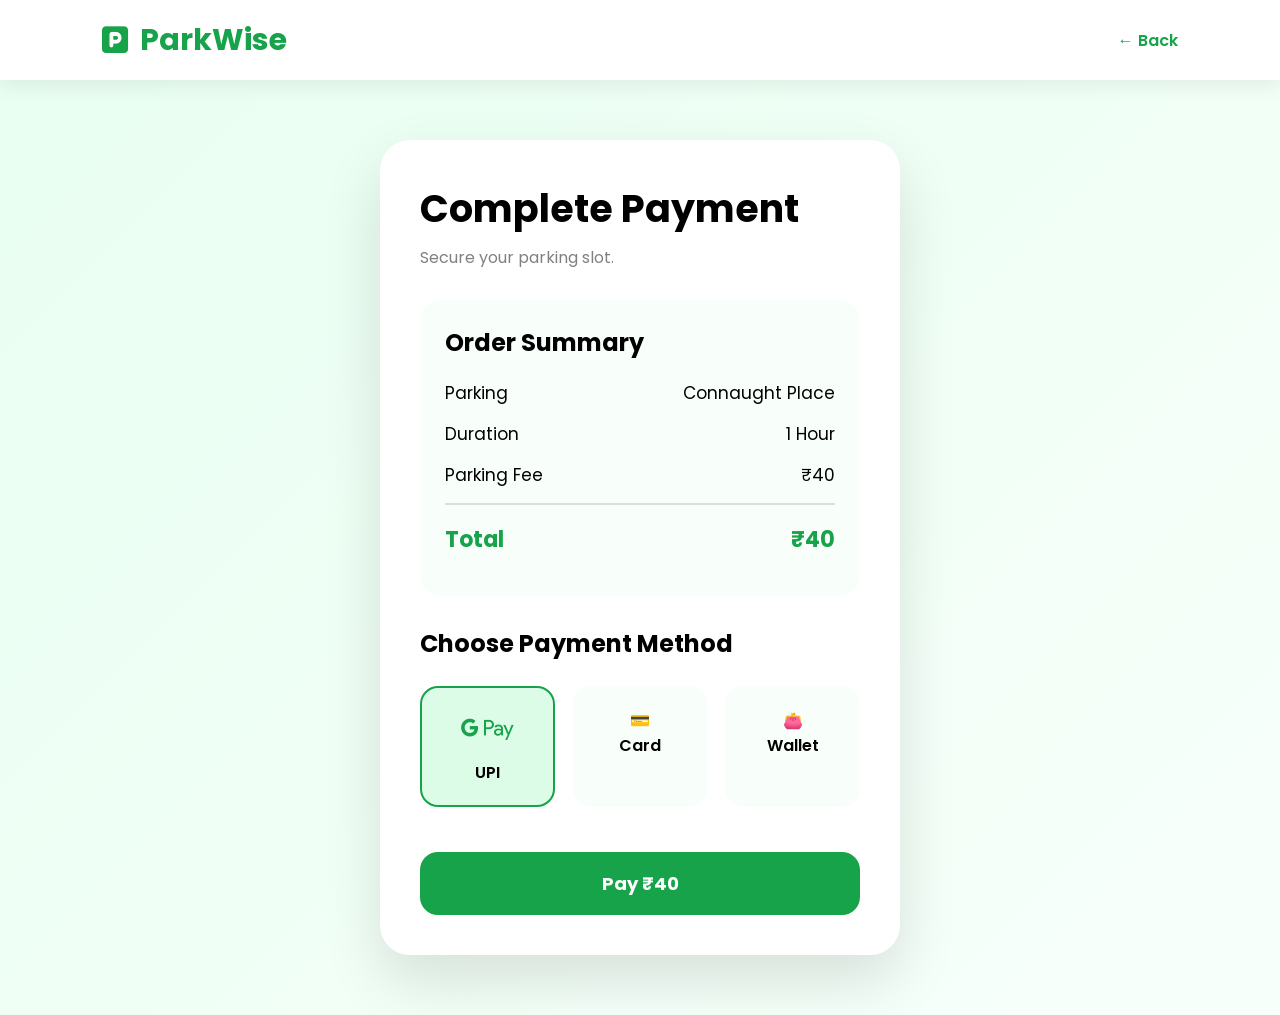
<file: payment.html>
<!DOCTYPE html>
<html lang="en">

<head>

<meta charset="UTF-8">

<meta name="viewport" content="width=device-width, initial-scale=1.0">

<title>ParkWise | Payment</title>

<link rel="stylesheet" href="payment.css">

<link href="https://fonts.googleapis.com/css2?family=Poppins:wght@300;400;500;600;700&display=swap" rel="stylesheet">

<link rel="stylesheet"
href="https://cdnjs.cloudflare.com/ajax/libs/font-awesome/6.7.1/css/all.min.css">

</head>

<body>

<nav>

<div class="logo">

<i class="fa-solid fa-square-parking"></i>

ParkWise

</div>

<a href="index.html">

← Back

</a>

</nav>

<section class="paymentPage">

<div class="paymentCard">

<h1>

Complete Payment

</h1>

<p>

Secure your parking slot.

</p>

<div class="summary">

<h2>

Order Summary

</h2>

<div class="row">

<span>

Parking

</span>

<span>

Connaught Place

</span>

</div>

<div class="row">

<span>

Duration

</span>

<span>

1 Hour

</span>

</div>

<div class="row">

<span>

Parking Fee

</span>

<span>

₹40

</span>

</div>

<div class="row total">

<span>

Total

</span>

<span>

₹40

</span>

</div>

</div>

<h2>

Choose Payment Method

</h2>

<div class="methods">

<div class="method active">

<i class="fa-brands fa-google-pay"></i>

<p>

UPI

</p>

</div>

<div class="method">

💳

<p>

Card

</p>

</div>

<div class="method">

👛

<p>

Wallet

</p>

</div>

</div>

<button id="payButton">

Pay ₹40

</button>

</div>

</section>

<script src="payment.js"></script>

</body>

</html>
</file>
<file: payment.css>
/* ==========================================
   PARKWISE PAYMENT PAGE
========================================== */

*{
margin:0;
padding:0;
box-sizing:border-box;
font-family:'Poppins',sans-serif;
}

body{

background:linear-gradient(135deg,#e8fff1,#f8fffb);

min-height:100vh;

}

/* ================= NAVBAR ================= */

nav{

height:80px;

padding:0 8%;

display:flex;

justify-content:space-between;

align-items:center;

background:white;

box-shadow:0 5px 20px rgba(0,0,0,.08);

}

.logo{

font-size:30px;

font-weight:700;

color:#16a34a;

display:flex;

align-items:center;

gap:12px;

}

nav a{

text-decoration:none;

color:#16a34a;

font-weight:600;

}

/* ================= PAGE ================= */

.paymentPage{

display:flex;

justify-content:center;

align-items:center;

padding:60px 20px;

}

/* ================= CARD ================= */

.paymentCard{

width:520px;

background:white;

border-radius:30px;

padding:40px;

box-shadow:0 25px 60px rgba(0,0,0,.12);

animation:fade .6s;

}

@keyframes fade{

from{

opacity:0;

transform:translateY(30px);

}

to{

opacity:1;

transform:translateY(0);

}

}

.paymentCard h1{

font-size:38px;

margin-bottom:8px;

}

.paymentCard>p{

color:gray;

margin-bottom:30px;

}

/* ================= SUMMARY ================= */

.summary{

background:#f8fffb;

padding:25px;

border-radius:20px;

margin-bottom:30px;

}

.summary h2{

margin-bottom:20px;

}

.row{

display:flex;

justify-content:space-between;

margin:15px 0;

font-size:17px;

}

.total{

border-top:2px solid #ddd;

padding-top:18px;

font-weight:700;

font-size:22px;

color:#16a34a;

}

/* ================= METHODS ================= */

.methods{

display:grid;

grid-template-columns:repeat(3,1fr);

gap:18px;

margin:25px 0;

}

.method{

padding:20px;

background:#f8fffb;

border-radius:18px;

text-align:center;

cursor:pointer;

transition:.3s;

border:2px solid transparent;

}

.method:hover{

transform:translateY(-5px);

}

.method i{

font-size:42px;

margin-bottom:10px;

color:#16a34a;

}

.method p{

font-weight:600;

}

.active{

border-color:#16a34a;

background:#dcfce7;

}

/* ================= BUTTON ================= */

#payButton{

width:100%;

padding:18px;

border:none;

border-radius:18px;

background:#16a34a;

color:white;

font-size:18px;

font-weight:700;

cursor:pointer;

transition:.3s;

margin-top:20px;

}

#payButton:hover{

background:#15803d;

transform:translateY(-3px);

}

/* ================= SUCCESS POPUP ================= */

.successPopup{

position:fixed;

top:50%;

left:50%;

transform:translate(-50%,-50%);

background:white;

padding:45px;

border-radius:30px;

box-shadow:0 30px 70px rgba(0,0,0,.18);

text-align:center;

display:none;

z-index:9999;

}

.successPopup h2{

color:#16a34a;

margin-top:20px;

font-size:32px;

}

.successPopup p{

margin:15px 0;

color:gray;

}

.successPopup button{

margin-top:15px;

padding:15px 30px;

border:none;

background:#16a34a;

color:white;

border-radius:15px;

cursor:pointer;

font-size:16px;

}

/* ================= RESPONSIVE ================= */

@media(max-width:650px){

.paymentCard{

width:100%;

padding:25px;

}

.methods{

grid-template-columns:1fr;

}

.paymentCard h1{

font-size:30px;

}

}
</file>
